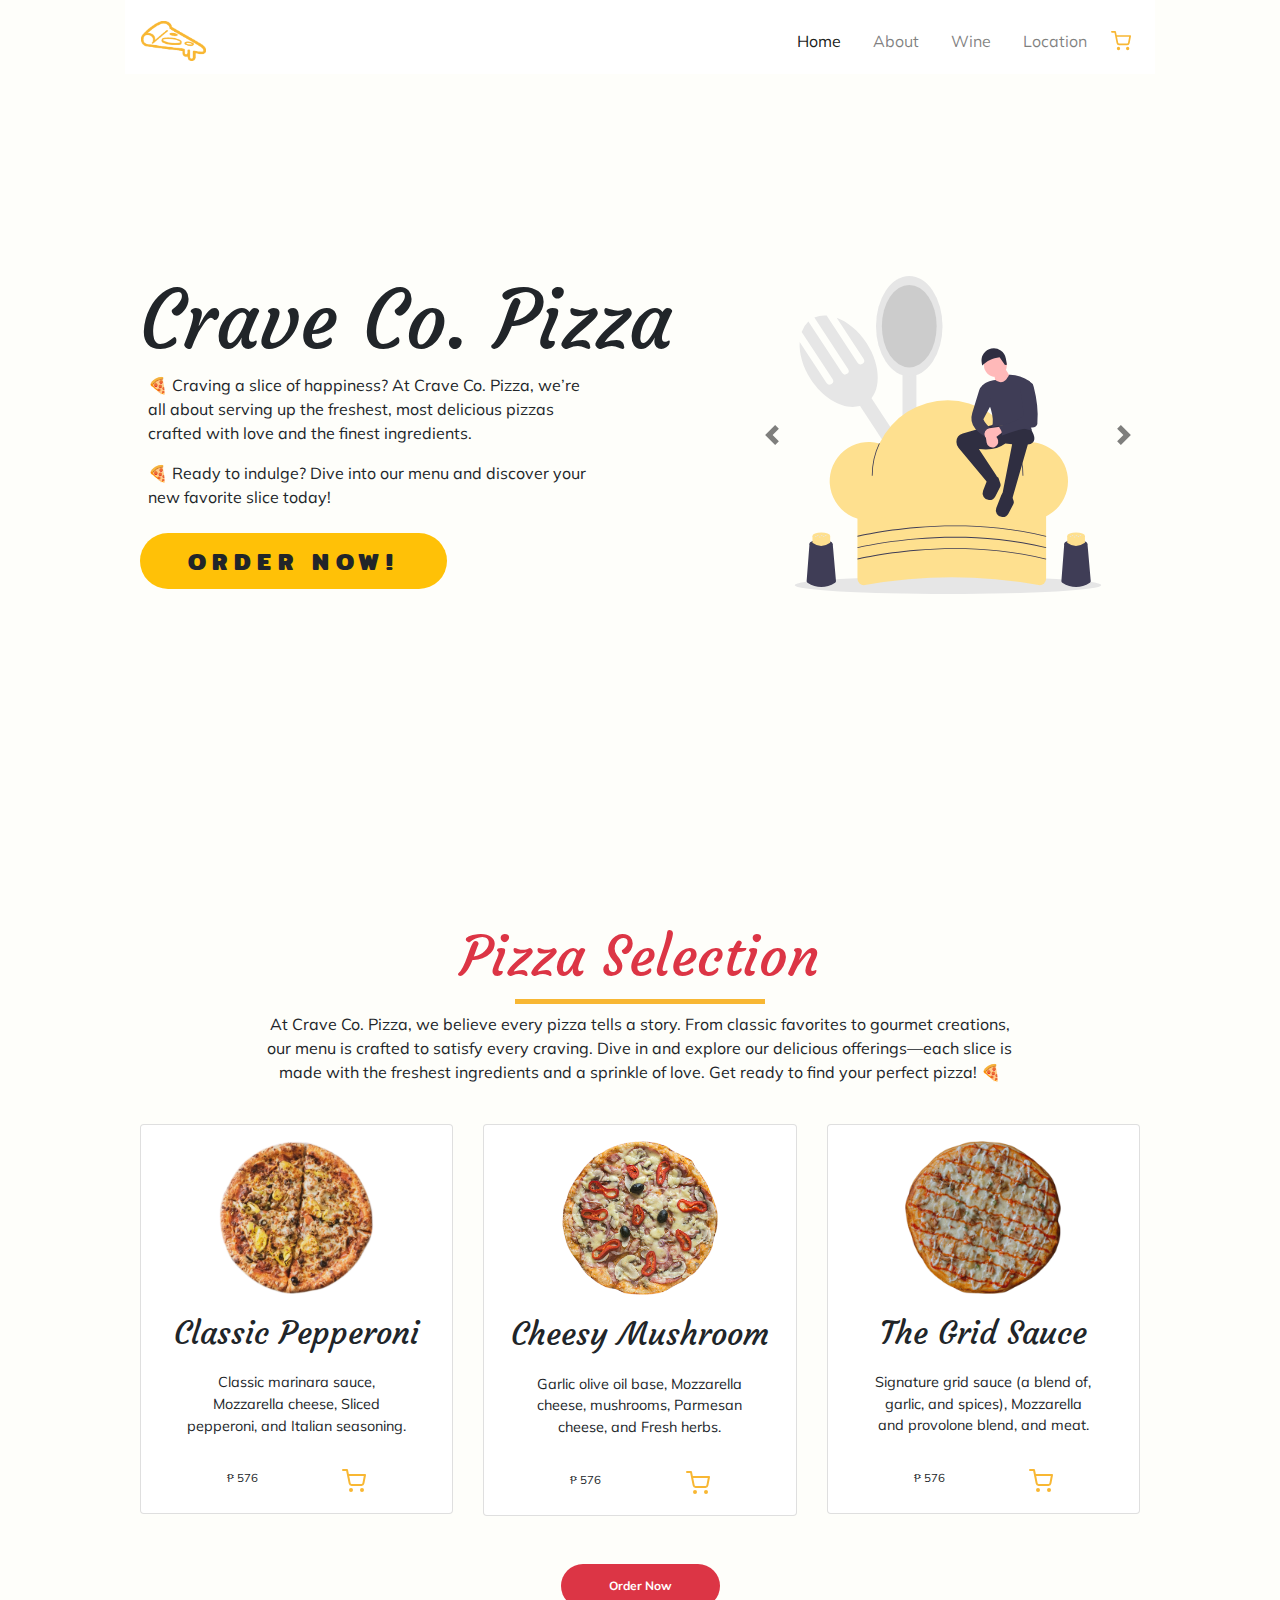
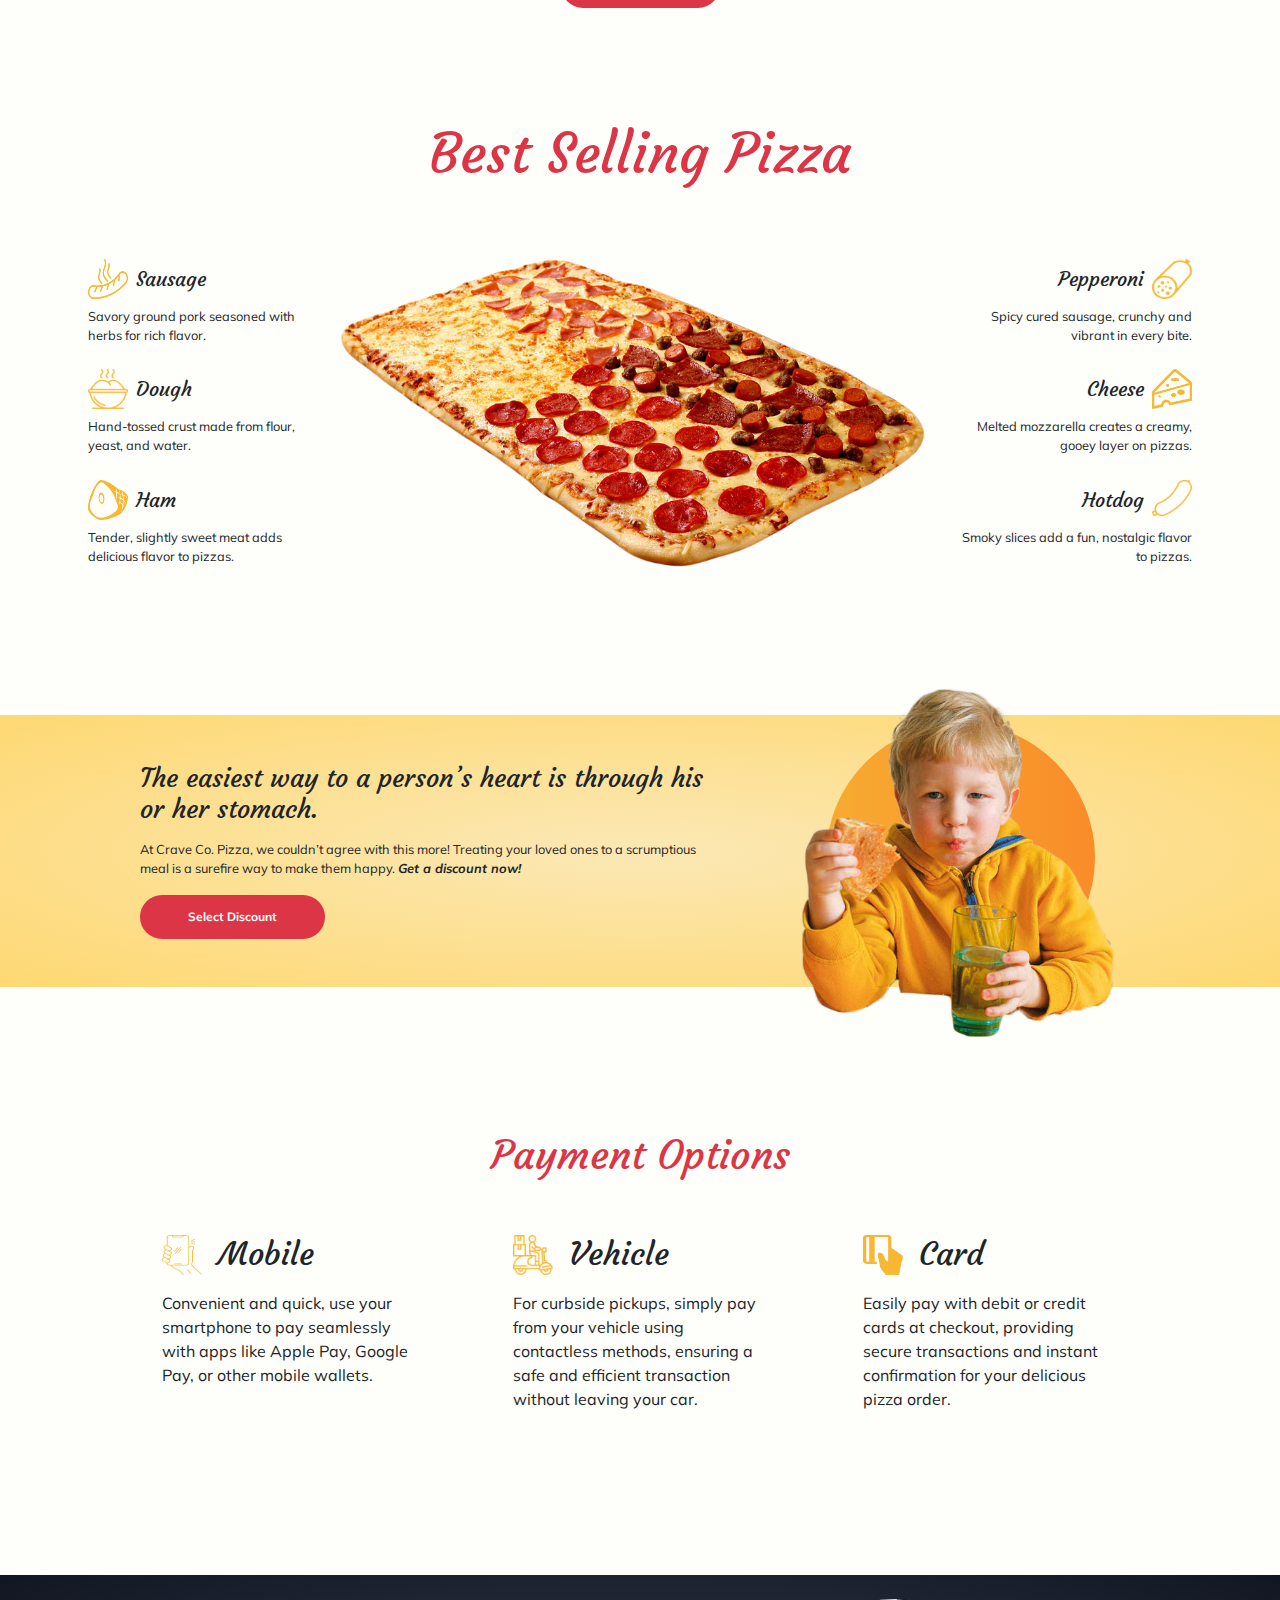
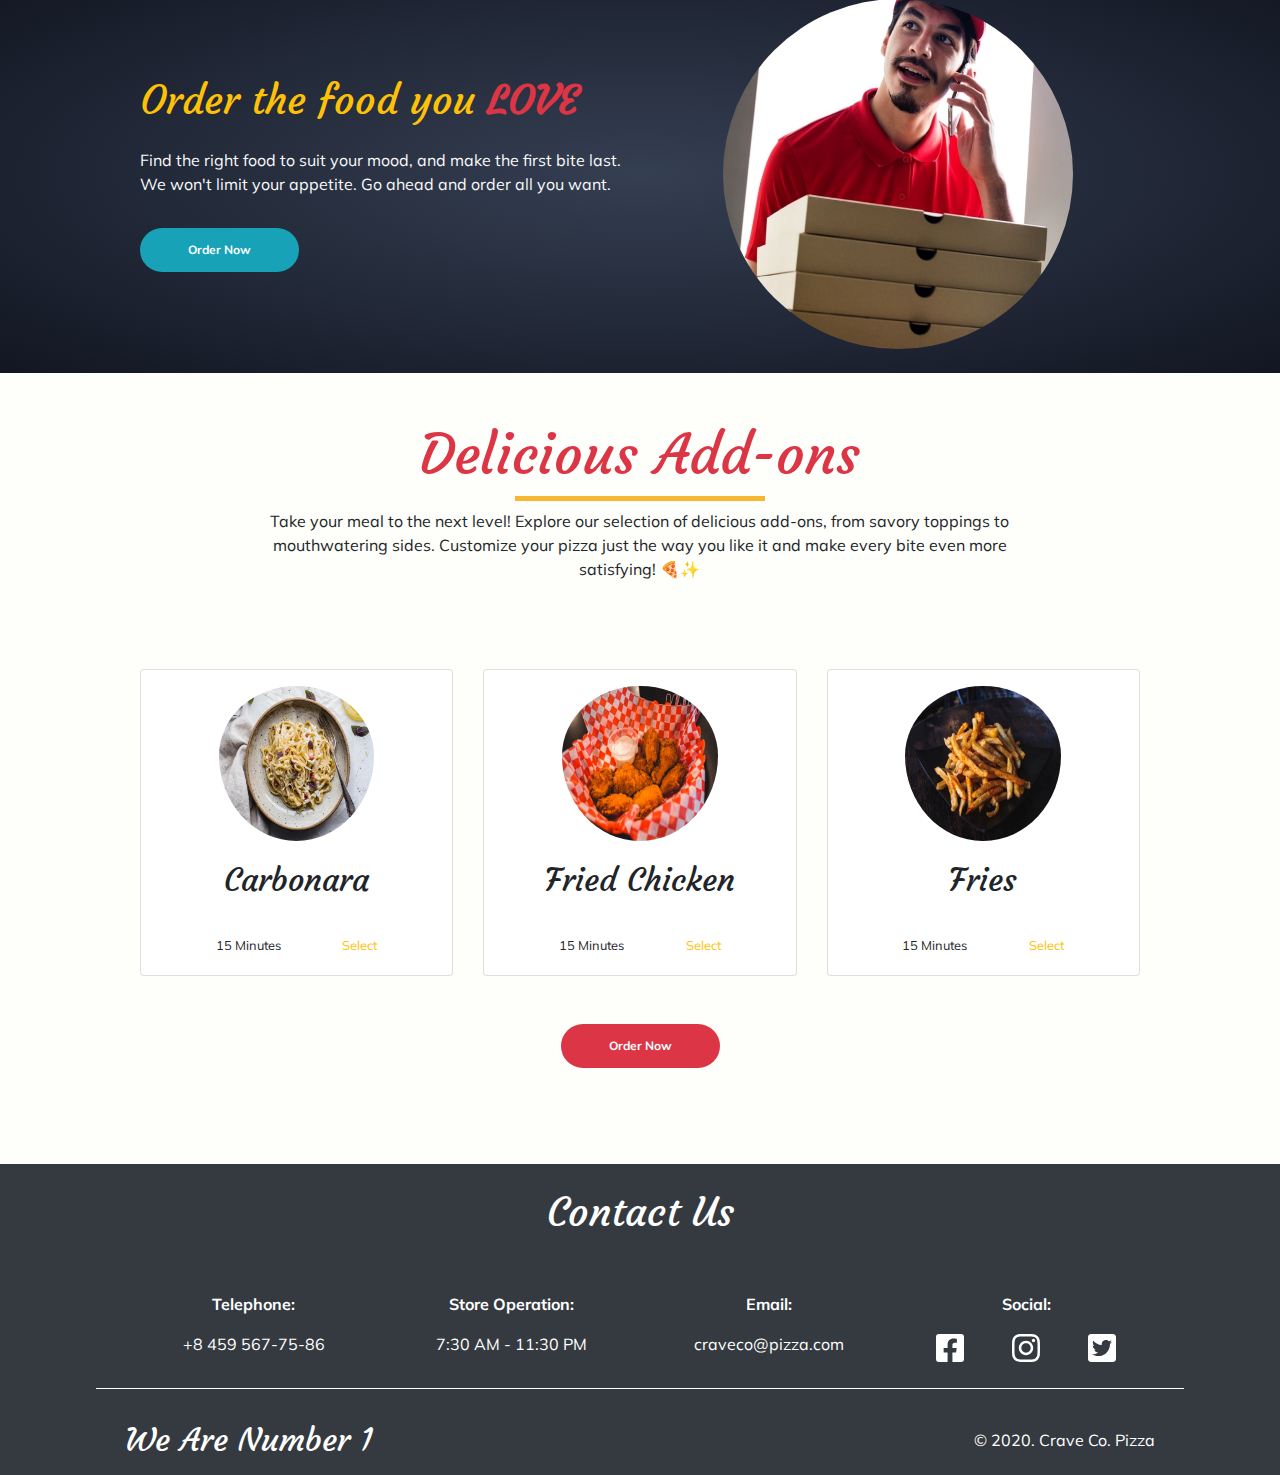
<file: index.html>
<!DOCTYPE html>
<html lang="en">
	<head>
		<meta charset="UTF-8" />
		<title>Pizza Shop</title>
		<meta name="viewport" content="width=device-width, initial-scale=1.0" />

		<!-- Main Css -->
		<link rel="stylesheet" href="./css/main.css" />

		<!-- Bootstrap CSS -->
		<link rel="stylesheet" href="./css/bootstrap.min.css" />

		<!-- Fontawesome -->
		<script src="./js/all.js"></script>

		<!-- Google Fonts -->
		<link
			href="https://fonts.googleapis.com/css2?family=Mitr:wght@500&display=swap"
			rel="stylesheet"
		/>
		<link
			href="https://fonts.googleapis.com/css2?family=Muli&display=swap"
			rel="stylesheet"
		/>
		<link
			href="https://fonts.googleapis.com/css2?family=Courgette&display=swap"
			rel="stylesheet"
		/>

		<!-- favicons
  ================================================== -->
		<link rel="apple-touch-icon" sizes="200x200" href="./images/logo-222.png" />
		<link
			rel="icon"
			type="image/png"
			sizes="32x32"
			href="./images/logo-222.png"
		/>
		<link
			rel="icon"
			type="image/png"
			sizes="16x16"
			href="./images/logo-222.png"
		/>
	</head>

	<body>
		<!-- HERE -->
		<div class="limited-container mx-auto mb-5">
			<!-- Header -->
			<header>
				<!-- Navigation -->
				<nav class="navbar navbar-expand-md navbar-light pt-3 sticky-top">
					<a href="index.html" class="navbar-brand">
						<img src="./images/logo-222.png" alt="Crave Co. Pizza" />
					</a>

					<button
						class="navbar-toggler"
						data-toggle="collapse"
						data-target="#navbarMenu"
					>
						<span class="navbar-toggler-icon"></span>
					</button>

					<div class="collapse navbar-collapse pr-2" id="navbarMenu">
						<ul class="navbar-nav ml-auto">
							<li class="nav-item pr-3">
								<a href="index.html" class="nav-link active">Home</a>
							</li>
							<li class="nav-item pr-3">
								<a href="about.html" class="nav-link">About</a>
							</li>
							<li class="nav-item pr-3">
								<a href="wine.html" class="nav-link">Wine</a>
							</li>
							<li class="nav-item pr-3">
								<a href="location.html" class="nav-link">Location</a>
							</li>
							<li class="nav-item d-flex">
								<img
									src="./images/shopping-cart.svg"
									alt="Items"
									class="my-auto"
								/>
							</li>
						</ul>
					</div>
				</nav>

				<!-- Showcase -->
				<div class="container-fluid">
					<div class="row showcase">
						<!-- Text -->
						<div
							class="col-xs-12 col-sm-7 showcase-text my-auto pb-5 pt-5 pb-sm-0 pt-sm-0"
						>
							<h1 class="m-0">Crave Co. Pizza</h1>
							<div class="col-lg-10 col-12 pl-2 mb-4 mt-1">
								<p>
									🍕 Craving a slice of happiness? At Crave Co. Pizza, we’re all
									about serving up the freshest, most delicious pizzas crafted
									with love and the finest ingredients.
								</p>

								<p>
									🍕 Ready to indulge? Dive into our menu and discover your new
									favorite slice today!
								</p>
							</div>
							<h2>
								<a href="#" class="badge badge-pill badge-warning px-5 py-3">
									ORDER NOW!
								</a>
							</h2>
						</div>

						<!-- Carousel -->
						<div class="col-xs-12 col-md-5 col-sm-5 my-auto mr-0 pr-0">
							<div
								id="carouselExampleIndicators"
								class="carousel slide"
								data-ride="carousel"
							>
								<!-- Carousel Indicators -->
								<!-- <ul class="carousel-indicators">
                <li
                  data-target="#carouselExampleIndicators"
                  data-slide-to="0"
                  class="active"
                ></li>
                <li
                  data-target="#carouselExampleIndicators"
                  data-slide-to="1"
                ></li>
                <li
                  data-target="#carouselExampleIndicators"
                  data-slide-to="2"
                ></li>
              </ul> -->

								<!-- Carousel Images -->
								<div class="carousel-inner">
									<div class="carousel-item active">
										<img
											src="./images/carousel-images/cook.svg"
											class="d-block w-100"
											alt="..."
										/>
									</div>
									<div class="carousel-item">
										<img
											src="./images/carousel-images/share.svg"
											class="d-block w-100"
											alt="..."
										/>
									</div>
									<div class="carousel-item">
										<img
											src="./images/carousel-images/g.svg"
											class="d-block w-100"
											alt="..."
										/>
									</div>
								</div>

								<!-- Carousel Controls -->
								<a
									class="carousel-control-prev"
									href="#carouselExampleIndicators"
									role="button"
									data-slide="prev"
								>
									<span
										class="carousel-control-prev-icon"
										aria-hidden="true"
									></span>
									<span class="sr-only">Previous</span>
								</a>
								<a
									class="carousel-control-next"
									href="#carouselExampleIndicators"
									role="button"
									data-slide="next"
								>
									<span
										class="carousel-control-next-icon"
										aria-hidden="true"
									></span>
									<span class="sr-only">Next</span>
								</a>
							</div>
						</div>
					</div>
				</div>
			</header>
		</div>

		<!-- Main -->
		<main class="pb-5">
			<!-- 3 Pizzas -->
			<div class="container-fluid pb-5">
				<!-- Pizza Selection Description -->
				<div class="col-sm-8 col-xs-12 mx-auto">
					<h1 class="display-4 text-center text-danger">Pizza Selection</h1>
					<div class="underline mb-2 mx-auto"></div>
					<p class="text-center pb-4 px-4">
						At Crave Co. Pizza, we believe every pizza tells a story. From
						classic favorites to gourmet creations, our menu is crafted to
						satisfy every craving. Dive in and explore our delicious
						offerings—each slice is made with the freshest ingredients and a
						sprinkle of love. Get ready to find your perfect pizza! 🍕
					</p>
				</div>

				<!-- Pizza Selection -->
				<div class="row limited-container pizza-selection-container mx-auto">
					<div class="col-md-4">
						<div class="card text-center mx-auto">
							<img
								src="./images/pizza/pizza-1.png"
								alt="Classic Pepperoni"
								class="card-img-top img-fluid align-self-center pt-3"
							/>

							<div class="card-body">
								<h2 class="card-title pb-2">Classic Pepperoni</h2>
								<p
									class="card-text text-center px-lg-4 px-md-3 px-sm-4 px-4 pb-3"
								>
									Classic marinara sauce, Mozzarella cheese, Sliced pepperoni,
									and Italian seasoning.
								</p>
								<p class="card-text d-flex justify-content-around px-4">
									<small>&#8369; 576</small>
									<small
										><a href="#"
											><img src="./images/shopping-cart.svg" alt="Items" /></a
									></small>
								</p>
							</div>
						</div>
					</div>

					<div class="col-md-4 my-4 my-sm-5 my-md-0">
						<div class="card text-center mx-auto">
							<img
								src="./images/pizza/pizza-2.png"
								alt="Cheesy Mushroom"
								class="card-img-top img-fluid align-self-center pt-3"
							/>

							<div class="card-body">
								<h2 class="card-title pb-2">Cheesy Mushroom</h2>
								<p
									class="card-text text-center px-lg-4 px-md-3 px-sm-4 px-4 pb-3"
								>
									Garlic olive oil base, Mozzarella cheese, mushrooms, Parmesan
									cheese, and Fresh herbs.
								</p>
								<p class="card-text d-flex justify-content-around px-4">
									<small>&#8369; 576</small>
									<small
										><a href="#"
											><img src="./images/shopping-cart.svg" alt="Items" /></a
									></small>
								</p>
							</div>
						</div>
					</div>

					<div class="col-md-4">
						<div class="card text-center mx-auto">
							<img
								src="./images/pizza/pizza-3.png"
								alt="The Grid Sauce"
								class="card-img-top img-fluid align-self-center pt-3"
							/>

							<div class="card-body">
								<h2 class="card-title pb-2">The Grid Sauce</h2>
								<p class="card-text text-center px-lg-4 px-sm-4 px-4 px-3 pb-3">
									Signature grid sauce (a blend of, garlic, and spices),
									Mozzarella and provolone blend, and meat.
								</p>
								<p class="card-text d-flex justify-content-around px-4">
									<small>&#8369; 576</small>
									<small>
										<a href="#">
											<img src="./images/shopping-cart.svg" alt="Items" /></a
									></small>
								</p>
							</div>
						</div>
					</div>
				</div>

				<div class="col text-center my-5">
					<a href="#" class="badge badge-pill badge-danger px-5 py-3"
						>Order Now</a
					>
				</div>
			</div>

			<!-- Main Pizza -->
			<div class="container-fluid pt-3 pb-5 mb-5">
				<h1 class="display-4 text-center text-danger pb-3">
					Best Selling Pizza
				</h1>
				<div class="row pt-5 main-pizza-container mx-auto">
					<!-- First Ingredients -->
					<div class="col-3 pl-md-5 pl-xs-1">
						<div class="d-flex justify-content-start">
							<img
								src="./images/pizza/main/sausage.png"
								alt="Sausage"
								class="icon mr-2"
							/>
							<h5 class="d-inline my-auto">Sausage</h5>
						</div>
						<small class="text-left d-block pt-2 pb-4">
							Savory ground pork seasoned with herbs for rich flavor.
						</small>

						<div class="d-flex justify-content-start">
							<img
								src="./images/pizza/main/dough.png"
								alt="Dough"
								class="icon mr-2"
							/>
							<h5 class="d-inline my-auto">Dough</h5>
						</div>
						<small class="text-left d-block pt-2 pb-4">
							Hand-tossed crust made from flour, yeast, and water.
						</small>

						<div class="d-flex justify-content-start">
							<img
								src="./images/pizza/main/ham.png"
								alt="Ham"
								class="icon mr-2"
							/>
							<h5 class="d-inline my-auto">Ham</h5>
						</div>
						<small class="text-left d-block pt-2">
							Tender, slightly sweet meat adds delicious flavor to pizzas.
						</small>
					</div>
					<!-- Main Pizza Image -->
					<div class="col-6 pl-0 d-flex">
						<img
							src="./images/pizza/main/main-pizza.png"
							alt="Main Pizza"
							class="img-fluid my-auto main-pizza-img"
						/>
					</div>

					<!-- Second Ingredients -->
					<div class="col-3 pr-md-5 pr-xs-1 text-md-right">
						<div class="d-flex justify-content-end">
							<h5 class="d-inline my-auto">Pepperoni</h5>
							<img
								src="./images/pizza/main/pepperoni.png"
								alt="Pepperoni"
								class="icon ml-2"
							/>
						</div>
						<small class="text-left d-block pt-2 pb-4 text-right">
							Spicy cured sausage, crunchy and vibrant in every bite.
						</small>

						<div class="d-flex justify-content-end">
							<h5 class="d-inline my-auto">Cheese</h5>
							<img
								src="./images/pizza/main/cheese.png"
								alt="Cheese"
								class="icon ml-2"
							/>
						</div>
						<small class="text-left d-block pt-2 pb-4 text-right">
							Melted mozzarella creates a creamy, gooey layer on pizzas.
						</small>

						<div class="d-flex justify-content-end">
							<h5 class="d-inline my-auto">Hotdog</h5>

							<img
								src="./images/pizza/main/hotdog.png"
								alt="Hotdog"
								class="icon ml-2"
							/>
						</div>

						<small class="text-left d-block pt-2 text-right">
							Smoky slices add a fun, nostalgic flavor to pizzas.
						</small>
					</div>
				</div>
			</div>

			<!-- Member Discount -->
			<div class="container-fluid mx-0 discount-container mb-5">
				<div class="row limited-container mx-auto py-sm-5 py-3">
					<!-- Text -->
					<div class="col-md-7 my-auto inner-limited-container">
						<h1>
							The easiest way to a person’s heart is through his or her stomach.
						</h1>
						<p class="py-2 mb-2">
							At Crave Co. Pizza, we couldn’t agree with this more! Treating
							your loved ones to a scrumptious meal is a surefire way to make
							them happy. <b><i>Get a discount now!</i></b>
						</p>

						<a href="#" class="badge badge-pill badge-danger px-5 py-3"
							>Select Discount</a
						>
					</div>

					<!-- Image -->
					<div
						class="col-md-5 mt-sm5 justify-content-center text-center pr-0 discount-image-wrapper"
					>
						<img src="./images/eating-pizza.png" alt="Eating Pizza" />
					</div>
				</div>
			</div>

			<!-- Payment Options -->
			<div class="container-fluid text-center py-5">
				<h1 class="py-5 text-danger">Payment Options</h1>
				<div
					class="row payment-container limited-container mx-auto px-sm-4 d-flex justify-content-between"
				>
					<div class="col-sm-4 px-md-5 px-sm-4 text-left">
						<div class="h-25% d-flex align-items-center">
							<img
								src="./images/delivery/mobile.png"
								alt="Mobile"
								class="icon"
							/>
							<h2 class="d-inline mb-0 pl-3">Mobile</h2>
						</div>
						<p class="pt-3">
							Convenient and quick, use your smartphone to pay seamlessly with
							apps like Apple Pay, Google Pay, or other mobile wallets.
						</p>
					</div>

					<div class="col-sm-4 px-md-5 px-sm-4 py-sm-0 py-4 text-left">
						<div class="h-25% d-flex align-items-center">
							<img
								src="./images/delivery/motorcycle.png"
								alt="Vehicle"
								class="icon"
							/>
							<h2 class="d-inline mb-0 pl-3">Vehicle</h2>
						</div>
						<p class="pt-3">
							For curbside pickups, simply pay from your vehicle using
							contactless methods, ensuring a safe and efficient transaction
							without leaving your car.
						</p>
					</div>

					<div class="col-sm-4 px-md-5 px-sm-4 text-left">
						<div class="h-25% d-flex align-items-center">
							<img src="./images/delivery/card.png" alt="Card" class="icon" />
							<h2 class="d-inline mb-0 pl-3">Card</h2>
						</div>
						<p class="pt-3">
							Easily pay with debit or credit cards at checkout, providing
							secure transactions and instant confirmation for your delicious
							pizza order.
						</p>
					</div>
				</div>
			</div>

			<!-- Delivery -->
			<div class="container-fluid delivery-container py-4 py-sm-5 py-lg-4 mb-5">
				<div class="row limited-container mx-auto">
					<!-- Text -->
					<div class="col-md-6 my-auto inner-limited-container">
						<h1 class="text-warning">
							Order the food you
							<span class="text-danger font-weight-bold">LOVE</span>
						</h1>
						<p class="py-3 text-light">
							Find the right food to suit your mood, and make the first bite
							last. We won't limit your appetite. Go ahead and order all you
							want.
						</p>
						<a href="#" class="badge badge-pill badge-info px-5 py-3"
							>Order Now</a
						>
					</div>
					<!-- Image -->
					<div class="col-md-6 text-center pt-5 pt-sm-5 pt-md-0">
						<img
							src="./images/delivery-man11.jpg"
							alt="Delivery Man"
							class="img-fluid rounded-circle"
						/>
					</div>
				</div>
			</div>

			<!-- Side Dish -->
			<div class="container-fluid side-dish-container">
				<!-- Pizza Selection Description -->
				<div class="col-sm-8 col-xs-12 mx-auto">
					<h1 class="display-4 text-center text-danger">Delicious Add-ons</h1>
					<div class="underline mb-2 mx-auto"></div>
					<p class="text-center pb-4 px-4">
						Take your meal to the next level! Explore our selection of delicious
						add-ons, from savory toppings to mouthwatering sides. Customize your
						pizza just the way you like it and make every bite even more
						satisfying! 🍕✨
					</p>
				</div>

				<div class="row limited-container pt-5 mx-auto">
					<div class="col-sm-4">
						<div class="card text-center mx-auto">
							<img
								src="./images/side-dish/carbonara.jpg"
								alt="Fries"
								class="card-img-top img-fluid rounded-circle w-50 align-self-center pt-3"
							/>

							<div class="card-body">
								<h2 class="card-title pb-4">Carbonara</h2>
								<p
									class="card-text d-flex justify-content-around px-md-4 px-xs-0"
								>
									<small>15 Minutes</small>
									<small><a href="#" class="text-warning">Select</a></small>
								</p>
							</div>
						</div>
					</div>

					<div class="col-sm-4 my-xs-5 my-sm-0 my-4">
						<div class="card text-center mx-auto">
							<img
								src="./images/side-dish/fried-chicken.jpg"
								alt="Fries"
								class="card-img-top img-fluid rounded-circle w-50 align-self-center pt-3"
							/>

							<div class="card-body">
								<h2 class="card-title pb-4">Fried Chicken</h2>
								<p
									class="card-text d-flex justify-content-around px-md-4 px-xs-0"
								>
									<small>15 Minutes</small>
									<small><a href="#" class="text-warning">Select</a></small>
								</p>
							</div>
						</div>
					</div>

					<div class="col-sm-4">
						<div class="card text-center mx-auto">
							<img
								src="./images/side-dish/fries.jpg"
								alt="Fries"
								class="card-img-top img-fluid rounded-circle w-50 align-self-center pt-3"
							/>

							<div class="card-body">
								<h2 class="card-title pb-4">Fries</h2>
								<p
									class="card-text d-flex justify-content-around px-md-4 px-xs-0"
								>
									<small>15 Minutes</small>
									<small><a href="#" class="text-warning">Select</a></small>
								</p>
							</div>
						</div>
					</div>
				</div>
			</div>

			<div class="col text-center my-5">
				<a href="#" class="badge badge-pill badge-danger px-5 py-3"
					>Order Now</a
				>
			</div>
		</main>

		<!-- Footer -->
		<footer class="bg-dark text-white">
			<div class="container-fluid">
				<h1 class="text-center p-4">Contact Us</h1>
				<div class="row limited-container mx-auto pt-4">
					<div class="col-md-3 col-sm-6 text-center">
						<strong>Telephone:</strong>
						<p class="pt-3">+8 459 567-75-86</p>
					</div>

					<div class="col-md-3 col-sm-6 pt-md-0 pt-4 text-center">
						<strong>Store Operation:</strong>
						<p class="pt-3">7:30 AM - 11:30 PM</p>
					</div>

					<div class="col-md-3 col-sm-6 pt-4 pt-sm-4 pt-md-0 text-center">
						<strong>Email:</strong>
						<p class="pt-3">craveco@pizza.com</p>
					</div>

					<div class="col-md-3 col-sm-6 pt-4 pt-sm-4 pt-md-0 text-center">
						<strong>Social:</strong>
						<div class="social d-flex justify-content-around pt-3">
							<i class="fab fa-facebook-square"></i>
							<i class="fab fa-instagram"></i>
							<i class="fab fa-twitter-square"></i>
						</div>
					</div>
				</div>
			</div>

			<hr class="hr mx-auto" />

			<div class="container-fluid py-3 px-5">
				<div class="limited-container d-flex align-items-center mx-auto">
					<h2 class="mb-0">We Are Number 1</h2>
					<p class="ml-auto mb-0">&copy; 2020. Crave Co. Pizza</p>
				</div>
			</div>
		</footer>
		<!-- jQuery -->
		<script src="./js/jquery-3.4.1.min.js"></script>
		<!-- Bootstrap JS -->
		<script src="./js/bootstrap.min.js"></script>
	</body>
</html>
</file>
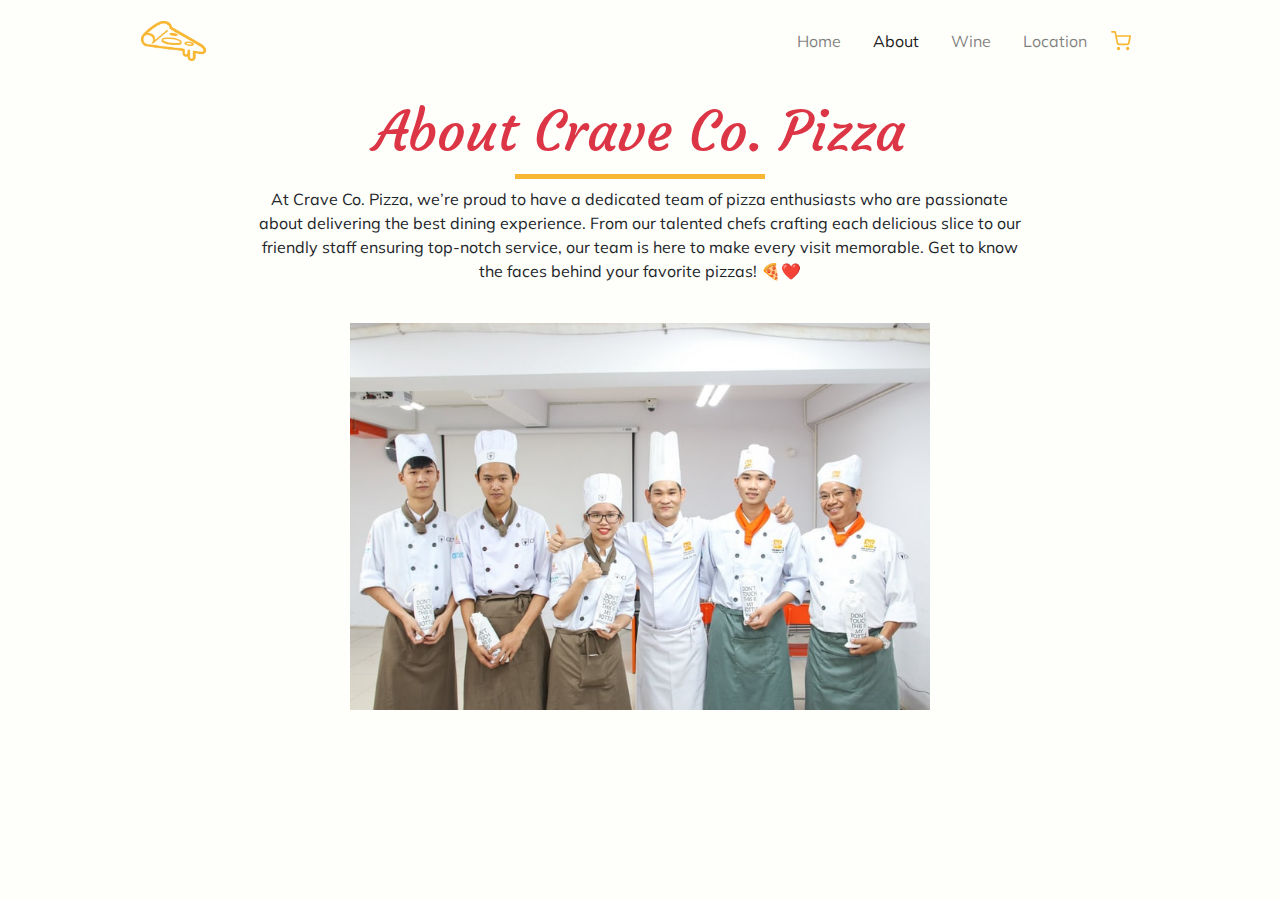
<file: about.html>
<!DOCTYPE html>
<html lang="en">
	<head>
		<meta charset="UTF-8" />
		<title>Pizza Shop</title>
		<meta name="viewport" content="width=device-width, initial-scale=1.0" />

		<!-- About CSS -->
		<link rel="stylesheet" href="./css/about.css" />

		<!-- Bootstrap CSS -->
		<link rel="stylesheet" href="./css/bootstrap.min.css" />

		<!-- Fontawesome -->
		<script src="./js/all.js"></script>

		<!-- Google Fonts -->
		<link
			href="https://fonts.googleapis.com/css2?family=Muli&display=swap"
			rel="stylesheet"
		/>
		<link
			href="https://fonts.googleapis.com/css2?family=Courgette&display=swap"
			rel="stylesheet"
		/>

		<!-- favicons
    ================================================== -->
		<link rel="apple-touch-icon" sizes="200x200" href="./images/logo-222.png" />
		<link
			rel="icon"
			type="image/png"
			sizes="32x32"
			href="./images/logo-222.png"
		/>
		<link
			rel="icon"
			type="image/png"
			sizes="16x16"
			href="./images/logo-222.png"
		/>
	</head>

	<body>
		<div class="limited-container mx-auto mb-4">
			<header>
				<!-- Navigation -->
				<nav class="navbar navbar-expand-md navbar-light pt-3 sticky-top">
					<a href="index.html" class="navbar-brand">
						<img src="./images/logo-222.png" alt="Crave Co. Pizza" />
					</a>

					<button
						class="navbar-toggler"
						data-toggle="collapse"
						data-target="#navbarMenu"
					>
						<span class="navbar-toggler-icon"></span>
					</button>

					<div class="collapse navbar-collapse pr-2" id="navbarMenu">
						<ul class="navbar-nav ml-auto">
							<li class="nav-item pr-3">
								<a href="index.html" class="nav-link">Home</a>
							</li>
							<li class="nav-item pr-3">
								<a href="about.html" class="nav-link active">About</a>
							</li>
							<li class="nav-item pr-3">
								<a href="wine.html" class="nav-link">Wine</a>
							</li>
							<li class="nav-item pr-3">
								<a href="location.html" class="nav-link">Location</a>
							</li>
							<li class="nav-item d-flex">
								<img
									src="./images/shopping-cart.svg"
									alt="Items"
									class="my-auto"
								/>
							</li>
						</ul>
					</div>
				</nav>
			</header>
		</div>

		<!-- Main -->
		<main>
			<div class="container-fluid">
				<div class="showcase">
					<div class="row">
						<div class="col-sm-8 col-xs-12 mx-auto">
							<h1 class="display-4 text-center text-danger">
								About Crave Co. Pizza
							</h1>
							<div class="underline mb-2 mx-auto"></div>
							<p class="text-center pb-4 px-4">
								At Crave Co. Pizza, we’re proud to have a dedicated team of
								pizza enthusiasts who are passionate about delivering the best
								dining experience. From our talented chefs crafting each
								delicious slice to our friendly staff ensuring top-notch
								service, our team is here to make every visit memorable. Get to
								know the faces behind your favorite pizzas! 🍕❤️
							</p>
						</div>
					</div>

					<div class="row">
						<div class="col-8 text-center mx-auto">
							<img src="./images/about/team.jpg" alt="Team" class="img-fluid" />
						</div>
						<!-- <div class="col-lg-3 col-md-3 col-xs-6 col-12"></div>
            <div class="col-lg-3 col-md-3 col-xs-6 col-12"></div>
            <div class="col-lg-3 col-md-3 col-xs-6 col-12"></div>
            <div class="col-lg-3 col-md-3 col-xs-6 col-12"></div> -->
					</div>
				</div>
			</div>
		</main>

		<!-- jQuery -->
		<script src="./js/jquery-3.4.1.min.js"></script>
		<!-- Bootstrap JS -->
		<script src="./js/bootstrap.min.js"></script>
	</body>
</html>
</file>
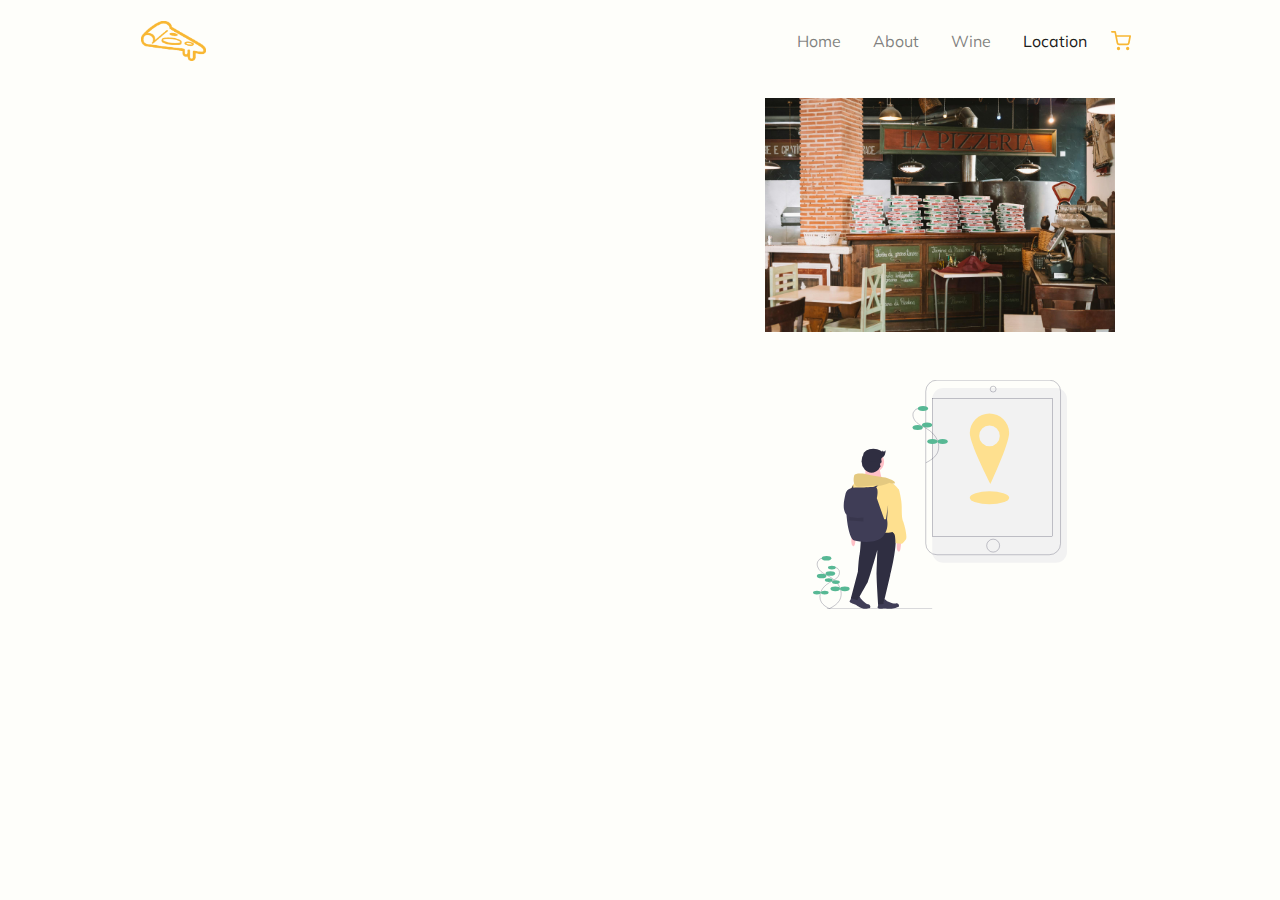
<file: location.html>
<!DOCTYPE html>
<html lang="en">
	<head>
		<meta charset="UTF-8" />
		<title>Pizza Shop</title>
		<meta name="viewport" content="width=device-width, initial-scale=1.0" />

		<!-- Location CSS -->
		<link rel="stylesheet" href="./css/location.css" />

		<!-- Bootstrap CSS -->
		<link rel="stylesheet" href="./css/bootstrap.min.css" />

		<!-- Fontawesome -->
		<script src="./js/all.js"></script>

		<!-- Google Fonts -->
		<link
			href="https://fonts.googleapis.com/css2?family=Muli&display=swap"
			rel="stylesheet"
		/>
		<link
			href="https://fonts.googleapis.com/css2?family=Courgette&display=swap"
			rel="stylesheet"
		/>

		<!-- favicons
  ================================================== -->
		<link rel="apple-touch-icon" sizes="200x200" href="./images/logo-222.png" />
		<link
			rel="icon"
			type="image/png"
			sizes="32x32"
			href="./images/logo-222.png"
		/>
		<link
			rel="icon"
			type="image/png"
			sizes="16x16"
			href="./images/logo-222.png"
		/>
	</head>

	<body>
		<div class="limited-container mx-auto mb-4">
			<header>
				<!-- Navigation -->
				<nav class="navbar navbar-expand-md navbar-light pt-3 sticky-top">
					<a href="index.html" class="navbar-brand">
						<img src="./images/logo-222.png" alt="Crave Co. Pizza" />
					</a>

					<button
						class="navbar-toggler"
						data-toggle="collapse"
						data-target="#navbarMenu"
					>
						<span class="navbar-toggler-icon"></span>
					</button>

					<div class="collapse navbar-collapse pr-2" id="navbarMenu">
						<ul class="navbar-nav ml-auto">
							<li class="nav-item pr-3">
								<a href="index.html" class="nav-link">Home</a>
							</li>
							<li class="nav-item pr-3">
								<a href="about.html" class="nav-link">About</a>
							</li>
							<li class="nav-item pr-3">
								<a href="wine.html" class="nav-link">Wine</a>
							</li>
							<li class="nav-item pr-3">
								<a href="location.html" class="nav-link active">Location</a>
							</li>
							<li class="nav-item d-flex">
								<img
									src="./images/shopping-cart.svg"
									alt="Items"
									class="my-auto"
								/>
							</li>
						</ul>
					</div>
				</nav>
			</header>
		</div>

		<!-- Main -->
		<main>
			<div class="container-fluid">
				<div class="row showcase mx-auto limited-container">
					<div
						class="google-map-container mb-5 col-md-7 col-sm-12 col-xs-12 col-12 embed-responsive embed-responsive-4by3"
					>
						<iframe
							src="https://www.google.com/maps/embed?pb=!1m18!1m12!1m3!1d62931.245233802794!2d123.84250326372333!3d9.663703843584367!2m3!1f0!2f0!3f0!3m2!1i1024!2i768!4f13.1!3m3!1m2!1s0x33aa4db4b0caac5d%3A0x267a3a6d70572321!2sTagbilaran%20City%2C%20Bohol!5e0!3m2!1sen!2sph!4v1587709074566!5m2!1sen!2sph"
							allowfullscreen
						></iframe>
					</div>

					<div class="col-md-5 col-sm-12 col-xs-12 col-12">
						<div class="row">
							<div class="col-12 text-center">
								<img
									src="./images/location/pizza.jpg"
									alt="Location"
									class="img-fluid"
								/>
							</div>
						</div>

						<div class="col-12 text-center">
							<img
								src="./images/location/see-location.svg"
								alt="Location"
								class="img-fluid p-5"
							/>
						</div>
					</div>
				</div>
			</div>
		</main>

		<!-- jQuery -->
		<script src="./js/jquery-3.4.1.min.js"></script>
		<!-- Bootstrap JS -->
		<script src="./js/bootstrap.min.js"></script>
	</body>
</html>
</file>
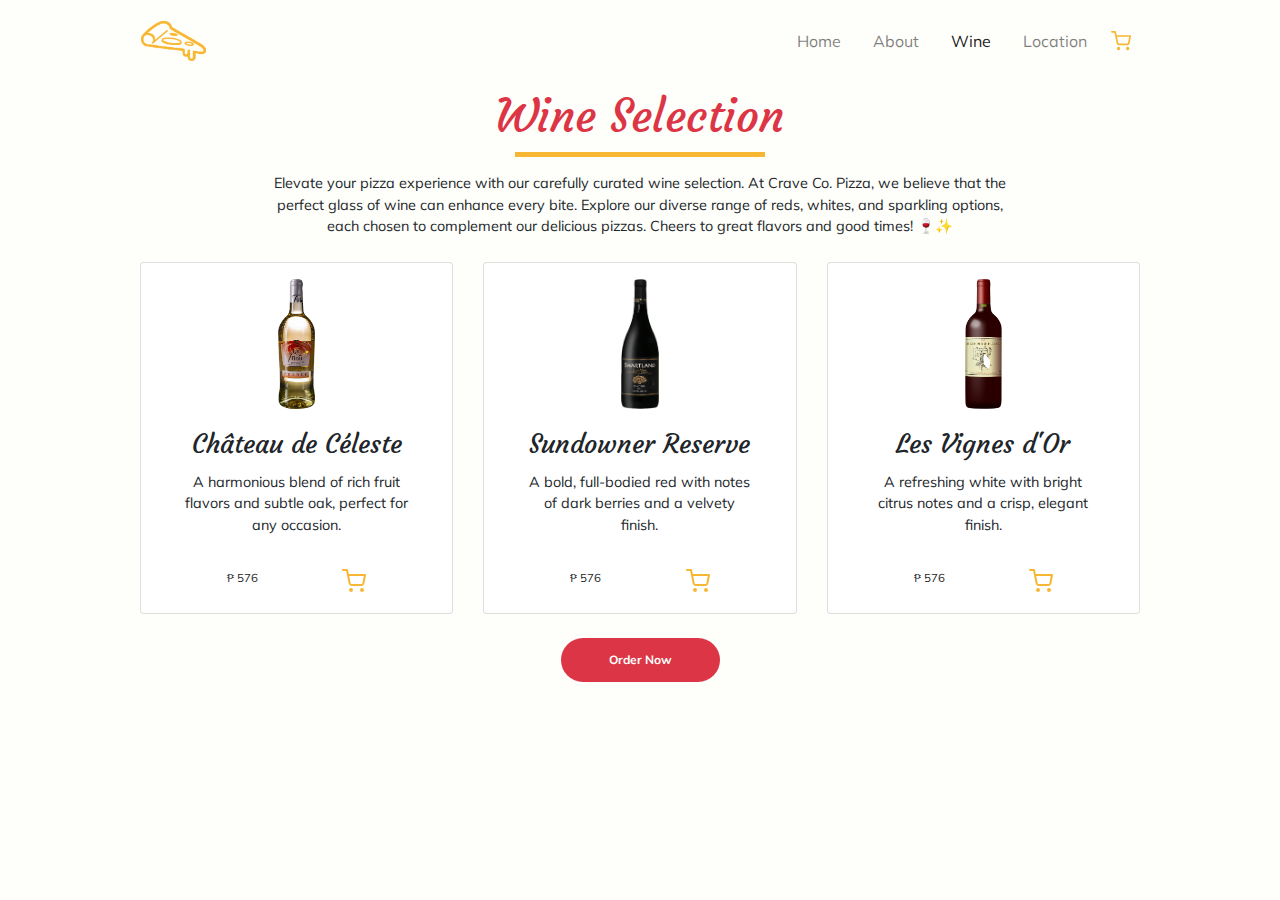
<file: wine.html>
<!DOCTYPE html>
<html lang="en">
	<head>
		<meta charset="UTF-8" />
		<title>Pizza Shop</title>
		<meta name="viewport" content="width=device-width, initial-scale=1.0" />

		<!-- Wine CSS -->
		<link rel="stylesheet" href="./css/wine.css" />

		<!-- Bootstrap CSS -->
		<link rel="stylesheet" href="./css/bootstrap.min.css" />

		<!-- Fontawesome -->
		<script src="./js/all.js"></script>

		<!-- Google Fonts -->
		<link
			href="https://fonts.googleapis.com/css2?family=Muli&display=swap"
			rel="stylesheet"
		/>
		<link
			href="https://fonts.googleapis.com/css2?family=Courgette&display=swap"
			rel="stylesheet"
		/>

		<!-- favicons
  ================================================== -->
		<link rel="apple-touch-icon" sizes="200x200" href="./images/logo-222.png" />
		<link
			rel="icon"
			type="image/png"
			sizes="32x32"
			href="./images/logo-222.png"
		/>
		<link
			rel="icon"
			type="image/png"
			sizes="16x16"
			href="./images/logo-222.png"
		/>
	</head>

	<body>
		<div class="limited-container mx-auto mb-3">
			<header>
				<!-- Navigation -->
				<nav class="navbar navbar-expand-md navbar-light pt-3 sticky-top">
					<a href="index.html" class="navbar-brand">
						<img src="./images/logo-222.png" alt="Crave Co. Pizza" />
					</a>

					<button
						class="navbar-toggler"
						data-toggle="collapse"
						data-target="#navbarMenu"
					>
						<span class="navbar-toggler-icon"></span>
					</button>

					<div class="collapse navbar-collapse pr-2" id="navbarMenu">
						<ul class="navbar-nav ml-auto">
							<li class="nav-item pr-3">
								<a href="index.html" class="nav-link">Home</a>
							</li>
							<li class="nav-item pr-3">
								<a href="about.html" class="nav-link">About</a>
							</li>
							<li class="nav-item pr-3">
								<a href="wine.html" class="nav-link active">Wine</a>
							</li>
							<li class="nav-item pr-3">
								<a href="location.html" class="nav-link">Location</a>
							</li>
							<li class="nav-item d-flex">
								<img
									src="./images/shopping-cart.svg"
									alt="Items"
									class="my-auto"
								/>
							</li>
						</ul>
					</div>
				</nav>
			</header>
		</div>

		<!-- Main -->
		<main>
			<div class="container-fluid wine-container">
				<div class="col-sm-8 col-xs-12 mx-auto">
					<h1 class="display-4 text-center text-danger">Wine Selection</h1>
					<div class="underline mb-3 mx-auto"></div>
					<p class="text-center mb-4 px-4">
						Elevate your pizza experience with our carefully curated wine
						selection. At Crave Co. Pizza, we believe that the perfect glass of
						wine can enhance every bite. Explore our diverse range of reds,
						whites, and sparkling options, each chosen to complement our
						delicious pizzas. Cheers to great flavors and good times! 🍷✨
					</p>
				</div>

				<!-- 3 Wines -->
				<div class="row limited-container mx-auto">
					<div class="col-md-4">
						<div class="card mx-auto">
							<img
								src="./images/wine/wine-1.png"
								alt="Château de Céleste"
								class="card-img-top img-fluid align-self-center pt-3"
							/>

							<div class="card-body">
								<h2 class="card-title text-center">Château de Céleste</h2>
								<p
									class="card-text text-center px-lg-4 px-md-3 px-sm-4 px-4 pb-3"
								>
									A harmonious blend of rich fruit flavors and subtle oak,
									perfect for any occasion.
								</p>

								<p class="card-text d-flex justify-content-around px-4">
									<small>&#8369; 576</small>
									<small
										><a href="#"
											><img src="./images/shopping-cart.svg" alt="Items" /></a
									></small>
								</p>
							</div>
						</div>
					</div>

					<div class="col-md-4 my-4 my-sm-5 my-md-0">
						<div class="card mx-auto">
							<img
								src="./images/wine/wine-2.png"
								alt="Sundowner Reserve"
								class="card-img-top middle-wine img-fluid align-self-center pt-3"
							/>

							<div class="card-body">
								<h2 class="card-title text-center">Sundowner Reserve</h2>
								<p
									class="card-text text-center px-lg-4 px-md-3 px-sm-4 px-4 pb-3"
								>
									A bold, full-bodied red with notes of dark berries and a
									velvety finish.
								</p>

								<p class="card-text d-flex justify-content-around px-4">
									<small>&#8369; 576</small>
									<small
										><a href="#"
											><img src="./images/shopping-cart.svg" alt="Items" /></a
									></small>
								</p>
							</div>
						</div>
					</div>

					<div class="col-md-4">
						<div class="card mx-auto">
							<img
								src="./images/wine/wine-3.png"
								alt="Les Vignes d'Or"
								class="card-img-top img-fluid align-self-center pt-3"
							/>

							<div class="card-body">
								<h2 class="card-title text-center">Les Vignes d'Or</h2>
								<p
									class="card-text text-center px-lg-4 px-md-3 px-sm-4 px-4 pb-3"
								>
									A refreshing white with bright citrus notes and a crisp,
									elegant finish.
								</p>

								<p class="card-text d-flex justify-content-around px-4">
									<small>&#8369; 576</small>
									<small
										><a href="#"
											><img src="./images/shopping-cart.svg" alt="Items" /></a
									></small>
								</p>
							</div>
						</div>
					</div>
				</div>

				<div class="col text-center mt-4 mb-4">
					<a href="#" class="badge badge-pill badge-danger px-5 py-3"
						>Order Now</a
					>
				</div>
			</div>
		</main>

		<!-- jQuery -->
		<script src="./js/jquery-3.4.1.min.js"></script>
		<!-- Bootstrap JS -->
		<script src="./js/bootstrap.min.js"></script>
	</body>
</html>
</file>
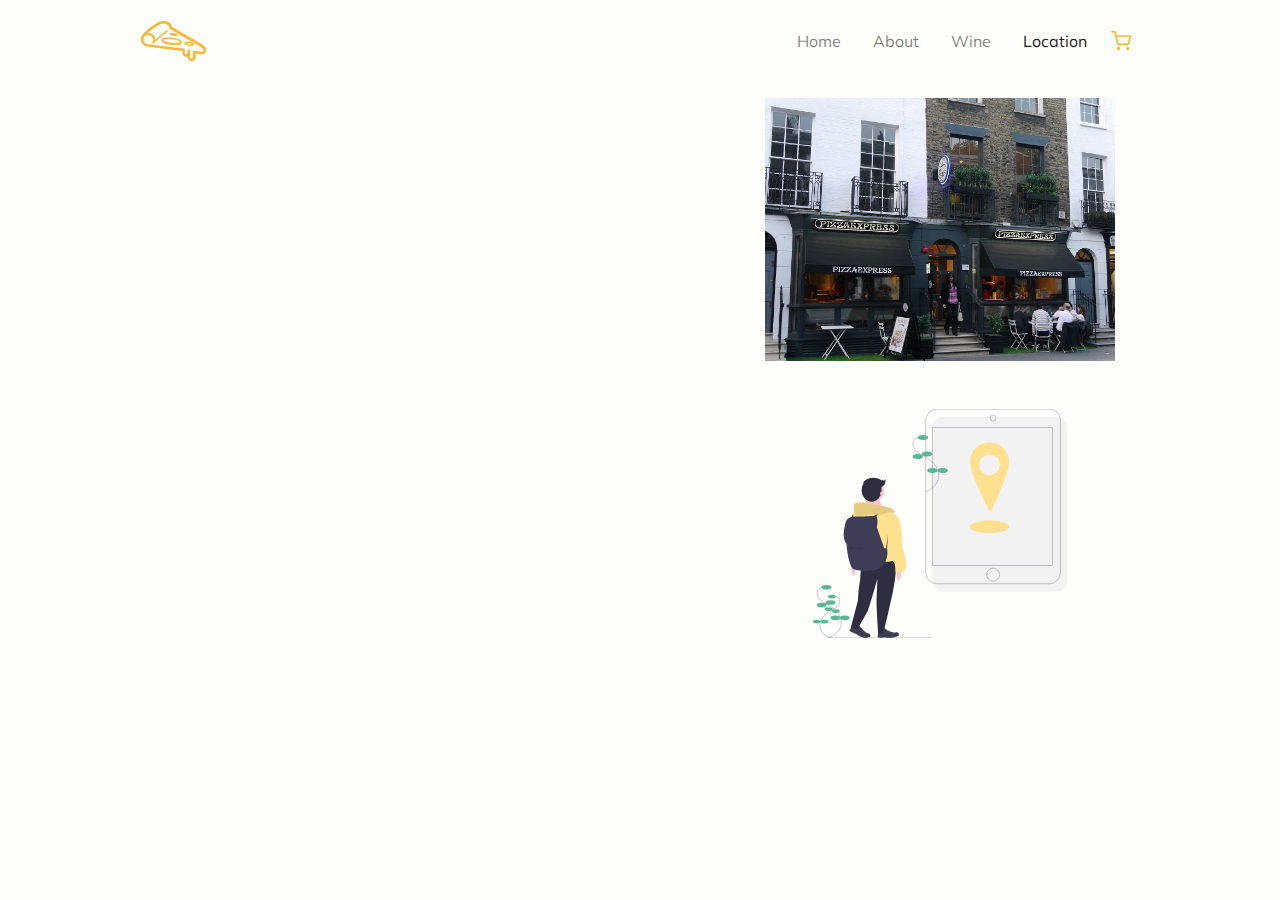
<file: src/location.html>
<!DOCTYPE html>
<html lang="en">
  <head>
    <meta charset="UTF-8" />
    <meta name="viewport" content="width=device-width, initial-scale=1.0" />
    <!-- Location CSS -->
    <link rel="stylesheet" href="../css/location.css" />
    <!-- Bootstrap CSS -->
    <link rel="stylesheet" href="../css/bootstrap.min.css" />
    <!-- Fontawesome -->
    <script src="../js/all.js"></script>
    <!-- Google Fonts -->
    <link
      href="https://fonts.googleapis.com/css2?family=Muli&display=swap"
      rel="stylesheet"
    />
    <link
      href="https://fonts.googleapis.com/css2?family=Courgette&display=swap"
      rel="stylesheet"
    />
    <title>Location</title>
  </head>
  <body>
    <div class="limited-container mx-auto mb-4">
      <header>
        <!-- Navigation -->
        <nav class="navbar navbar-expand-md navbar-light pt-3 sticky-top">
          <a href="index.html" class="navbar-brand">
            <img src="../images/logo-222.png" alt="Garett Marsh" />
          </a>

          <button
            class="navbar-toggler"
            data-toggle="collapse"
            data-target="#navbarMenu"
          >
            <span class="navbar-toggler-icon"></span>
          </button>

          <div class="collapse navbar-collapse pr-2" id="navbarMenu">
            <ul class="navbar-nav ml-auto">
              <li class="nav-item pr-3">
                <a href="index.html" class="nav-link">Home</a>
              </li>
              <li class="nav-item pr-3">
                <a href="about.html" class="nav-link">About</a>
              </li>
              <li class="nav-item pr-3">
                <a href="wine.html" class="nav-link">Wine</a>
              </li>
              <li class="nav-item pr-3">
                <a href="location.html" class="nav-link active">Location</a>
              </li>
              <li class="nav-item d-flex">
                <img
                  src="../images/shopping-cart.svg"
                  alt="Items"
                  class="my-auto"
                />
              </li>
            </ul>
          </div>
        </nav>
      </header>
    </div>

    <!-- Main -->
    <main>
      <div class="container-fluid">
        <div class="row showcase mx-auto limited-container">
          <div
            class="google-map-container mb-5 col-md-7 col-sm-12 col-xs-12 col-12 embed-responsive embed-responsive-4by3"
          >
            <iframe
              src="https://www.google.com/maps/embed?pb=!1m18!1m12!1m3!1d62931.245233802794!2d123.84250326372333!3d9.663703843584367!2m3!1f0!2f0!3f0!3m2!1i1024!2i768!4f13.1!3m3!1m2!1s0x33aa4db4b0caac5d%3A0x267a3a6d70572321!2sTagbilaran%20City%2C%20Bohol!5e0!3m2!1sen!2sph!4v1587709074566!5m2!1sen!2sph"
              allowfullscreen
            ></iframe>
          </div>

          <div class="col-md-5 col-sm-12 col-xs-12 col-12">
            <div class="row">
              <div class="col-12 text-center">
                <img
                  src="../images/location/location.jpg"
                  alt="Location"
                  class="img-fluid"
                />
              </div>
            </div>

            <div class="col-12 text-center">
              <img
                src="../images/location/see-location.svg"
                alt="Location"
                class="img-fluid p-5"
              />
            </div>
          </div>
        </div>
      </div>
    </main>

    <!-- jQuery -->
    <script src="../js/jquery-3.4.1.min.js"></script>
    <!-- Bootstrap JS -->
    <script src="../js/bootstrap.min.js"></script>
  </body>
</html>
</file>
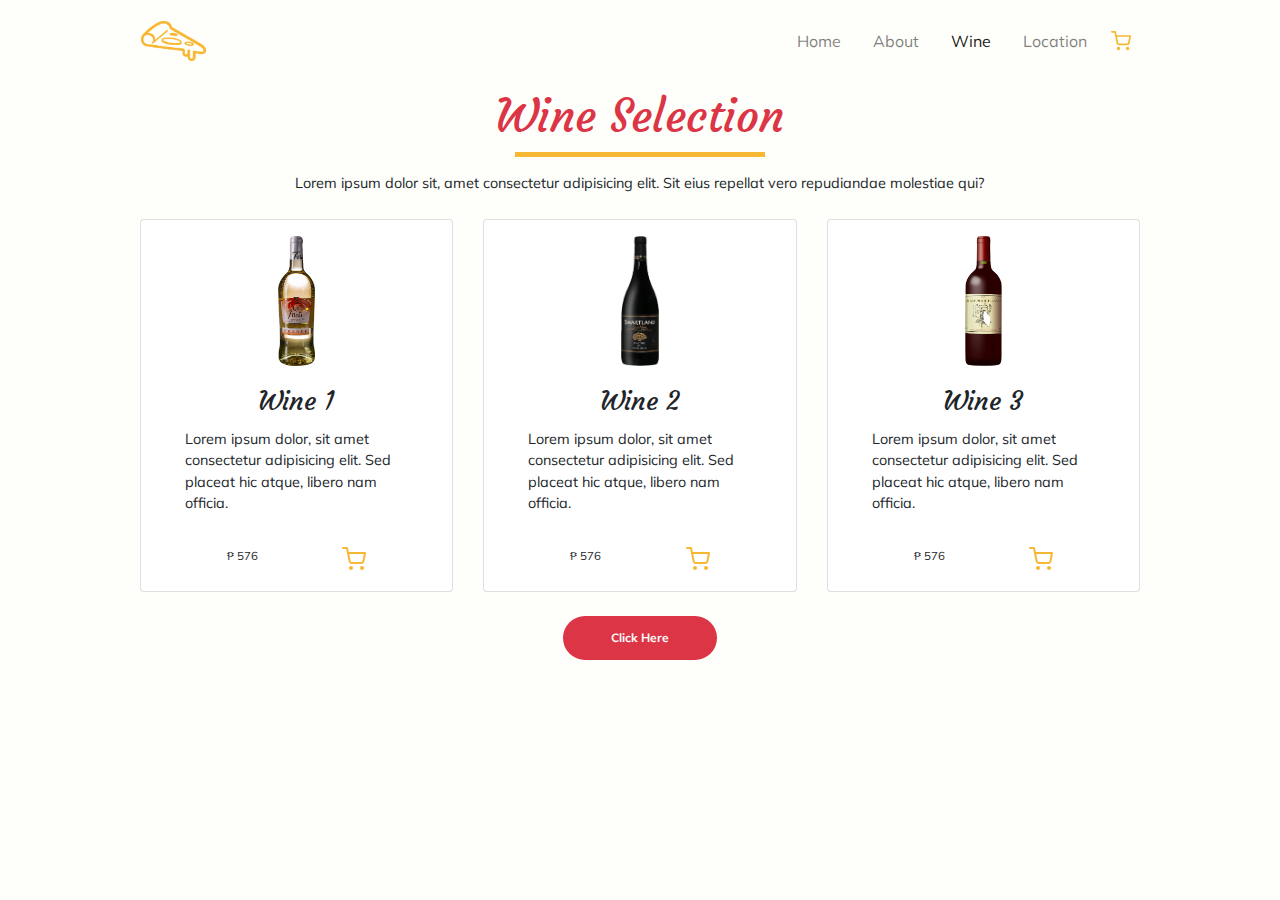
<file: src/wine.html>
<!DOCTYPE html>
<html lang="en">
  <head>
    <meta charset="UTF-8" />
    <meta name="viewport" content="width=device-width, initial-scale=1.0" />
    <!-- Wine CSS -->
    <link rel="stylesheet" href="../css/wine.css" />
    <!-- Bootstrap CSS -->
    <link rel="stylesheet" href="../css/bootstrap.min.css" />
    <!-- Fontawesome -->
    <script src="../js/all.js"></script>
    <!-- Google Fonts -->
    <link
      href="https://fonts.googleapis.com/css2?family=Muli&display=swap"
      rel="stylesheet"
    />
    <link
      href="https://fonts.googleapis.com/css2?family=Courgette&display=swap"
      rel="stylesheet"
    />
    <title>Wine</title>
  </head>
  <body>
    <div class="limited-container mx-auto mb-3">
      <header>
        <!-- Navigation -->
        <nav class="navbar navbar-expand-md navbar-light pt-3 sticky-top">
          <a href="index.html" class="navbar-brand">
            <img src="../images/logo-222.png" alt="Garett Marsh" />
          </a>

          <button
            class="navbar-toggler"
            data-toggle="collapse"
            data-target="#navbarMenu"
          >
            <span class="navbar-toggler-icon"></span>
          </button>

          <div class="collapse navbar-collapse pr-2" id="navbarMenu">
            <ul class="navbar-nav ml-auto">
              <li class="nav-item pr-3">
                <a href="index.html" class="nav-link">Home</a>
              </li>
              <li class="nav-item pr-3">
                <a href="about.html" class="nav-link">About</a>
              </li>
              <li class="nav-item pr-3">
                <a href="wine.html" class="nav-link active">Wine</a>
              </li>
              <li class="nav-item pr-3">
                <a href="location.html" class="nav-link">Location</a>
              </li>
              <li class="nav-item d-flex">
                <img
                  src="../images/shopping-cart.svg"
                  alt="Items"
                  class="my-auto"
                />
              </li>
            </ul>
          </div>
        </nav>
      </header>
    </div>

    <!-- Main -->
    <main>
      <div class="container-fluid wine-container">
        <div class="col-sm-8 col-xs-12 mx-auto">
          <h1 class="display-4 text-center text-danger">
            Wine Selection
          </h1>
          <div class="underline mb-3 mx-auto"></div>
          <p class="text-center mb-4 px-4">
            Lorem ipsum dolor sit, amet consectetur adipisicing elit. Sit eius
            repellat vero repudiandae molestiae qui?
          </p>
        </div>

        <!-- 3 Wines -->
        <div class="row limited-container mx-auto">
          <div class="col-md-4">
            <div class="card mx-auto">
              <img
                src="../images/wine/wine-1.png"
                alt="Wine 1"
                class="card-img-top img-fluid align-self-center pt-3"
              />

              <div class="card-body">
                <h2 class="card-title text-center">Wine 1</h2>
                <p
                  class="card-text text-left px-lg-4 px-md-3 px-sm-4 px-4 pb-3"
                >
                  Lorem ipsum dolor, sit amet consectetur adipisicing elit. Sed
                  placeat hic atque, libero nam officia.
                </p>

                <p class="card-text d-flex justify-content-around px-4">
                  <small>&#8369; 576</small>
                  <small
                    ><a href="#"
                      ><img src="../images/shopping-cart.svg" alt="Items" /></a
                  ></small>
                </p>
              </div>
            </div>
          </div>

          <div class="col-md-4 my-4 my-sm-5 my-md-0">
            <div class="card mx-auto">
              <img
                src="../images/wine/wine-2.png"
                alt="Wine 2"
                class="card-img-top middle-wine img-fluid align-self-center pt-3"
              />

              <div class="card-body">
                <h2 class="card-title text-center">Wine 2</h2>
                <p
                  class="card-text text-left px-lg-4 px-md-3 px-sm-4 px-4 pb-3"
                >
                  Lorem ipsum dolor, sit amet consectetur adipisicing elit. Sed
                  placeat hic atque, libero nam officia.
                </p>

                <p class="card-text d-flex justify-content-around px-4">
                  <small>&#8369; 576</small>
                  <small
                    ><a href="#"
                      ><img src="../images/shopping-cart.svg" alt="Items" /></a
                  ></small>
                </p>
              </div>
            </div>
          </div>

          <div class="col-md-4">
            <div class="card mx-auto">
              <img
                src="../images/wine/wine-3.png"
                alt="Wine 3"
                class="card-img-top img-fluid align-self-center pt-3"
              />

              <div class="card-body">
                <h2 class="card-title text-center">Wine 3</h2>
                <p
                  class="card-text text-left px-lg-4 px-md-3 px-sm-4 px-4 pb-3"
                >
                  Lorem ipsum dolor, sit amet consectetur adipisicing elit. Sed
                  placeat hic atque, libero nam officia.
                </p>

                <p class="card-text d-flex justify-content-around px-4">
                  <small>&#8369; 576</small>
                  <small
                    ><a href="#"
                      ><img src="../images/shopping-cart.svg" alt="Items" /></a
                  ></small>
                </p>
              </div>
            </div>
          </div>
        </div>

        <div class="col text-center mt-4 mb-4">
          <a href="#" class="badge badge-pill badge-danger px-5 py-3"
            >Click Here</a
          >
        </div>
      </div>
    </main>

    <!-- jQuery -->
    <script src="../js/jquery-3.4.1.min.js"></script>
    <!-- Bootstrap JS -->
    <script src="../js/bootstrap.min.js"></script>
  </body>
</html>
</file>
<file: css/main.css>
/* General */
* {
  margin: 0;
  padding: 0;
  box-sizing: border-box;
}

body {
  font-family: "Muli", sans-serif !important;
  /* background-color: #f8f9fa !important; */
  background-color: #fefefa !important;
}

.limited-container {
  max-width: 1100px !important;
  padding: 0 35px;
}

h1,
h2,
h5 {
  font-family: "Courgette", cursive;
}

.icon {
  width: 40px;
  height: 40px;
}

.card {
  transition: all 0.2s ease-in;
}

.card:hover {
  transform: scale(1.1);
  box-shadow: 0 0 8px rgb(80, 80, 80);
}

/* General End */

/* Navigation */
nav {
  background-color: #fff;
}

nav img {
  width: 65px;
}

nav ul img {
  width: 20px;
}

/* Showcase */
.showcase {
  height: 89vh;
  padding-bottom: 80px;
}

.showcase-text h1 {
  font-size: 5rem;
}

.showcase a {
  font-family: "Mitr", sans-serif !important;
  letter-spacing: 0.4rem;
}

/* Carousel */
.carousel-inner img {
  width: 100%;
  max-height: 318px;
}

.carousel-indicators li {
  cursor: pointer;
  border: none;
  box-shadow: inset 3px 3px 3px 3px #d6a726;
}

.carousel-indicators .active {
  box-shadow: inset 1px 1px 1px 1px #130724;
  background-color: #3b245d;
}

.carousel-control-next-icon,
.carousel-control-prev-icon {
  filter: invert(1);
}

/* Pizza Selection */

.underline {
  width: 250px;
  height: 5px;
  background-color: #f8b733;
}

.pizza-selection-container .card-img-top {
  width: 50%;
}

.pizza-selection-container p {
  font-size: 0.9rem;
}

/* Main Pizza */
.main-pizza-container {
  max-width: 1200px !important;
}

/* Discount */
.discount-container {
  position: relative;
  margin-top: 100px;
  background-image: radial-gradient(#fbe8b5, #fed872);
}

.discount-container .member-text {
  padding: 0 15px 0 48px;
}

.discount-container h1 {
  font-size: 1.6rem;
}

.discount-container p {
  font-size: 0.8rem;
}

.discount-image-wrapper {
  padding: 50px;
  position: absolute;
}

.discount-container img {
  max-height: 350px;
  position: absolute;
  top: -75px;
  right: 40px;
}

.discount-image-wrapper::before {
  content: "";
  display: block;
  background: linear-gradient(to right, #f7ab30, #f98c29);
  width: 269px;
  height: 269px;
  position: absolute;
  top: -40px;
  right: 60px;
  border-radius: 50%;
}

/* Delivery */
.delivery-container {
  margin-top: 100px;
  background-image: radial-gradient(#353f52, #121622);
}

.delivery-container img {
  max-width: 350px;
}

/* Side Dish */

/* Footer */
.social .fa-facebook-square {
  font-size: 2rem;
}

.social .fa-instagram {
  font-size: 2rem;
}

.social .fa-twitter-square {
  font-size: 2rem;
}

.hr {
  border-top: 1px solid white;
  width: 85%;
}

/* Media Queries */
@media (max-width: 1069px) {
  .discount-container img {
    max-height: 380px;
    top: -100px;
    right: 40px;
  }

  .discount-image-wrapper::before {
    width: 280px;
    height: 280px;
    top: -50px;
    right: 70px;
  }
}

@media (max-width: 1039px) {
  .discount-container img {
    max-height: 380px;
    top: -100px;
    right: 40px;
  }

  .discount-image-wrapper::before {
    width: 280px;
    height: 280px;
    top: -55px;
    right: 76px;
  }
}

@media (max-width: 1003px) {
  .discount-container img {
    max-height: 380px;
    top: -100px;
    right: 10px;
  }

  .discount-image-wrapper::before {
    width: 280px;
    height: 280px;
    top: -50px;
    right: 40px;
  }
}

@media (max-width: 940px) {
  .discount-container .member-text {
    padding: 0 65px 0 25px !important;
  }

  .discount-container img {
    max-height: 380px;
    top: -51px;
    right: 10px;
  }

  .discount-image-wrapper::before {
    width: 280px;
    height: 280px;
    top: -35px;
    right: 38px;
  }
}
/* Medium */
@media (max-width: 992px) {
  .pizza-selection-container .card-img-top {
    width: 63%;
  }

  .footer-left {
    font-size: 0.8rem;
  }
}

@media (max-width: 950px) {
  .showcase-text h1 {
    font-size: 4.3rem;
  }
}

@media (max-width: 840px) {
  .showcase-text h1 {
    font-size: 3.6rem;
  }
}

@media (max-width: 850px) {
  .discount-container .member-text {
    padding: 0 85px 0 25px !important;
  }

  .footer-left {
    font-size: 0.75rem;
  }
}

@media (max-width: 800px) {
  .discount-container .member-text {
    padding: 0 95px 0 25px !important;
  }

  .discount-container img {
    max-height: 380px;
    top: -3px;
    right: 10px;
  }

  .discount-image-wrapper::before {
    width: 280px;
    height: 280px;
    top: 15px;
    right: 45px;
  }

  .footer-left {
    font-size: 0.69rem;
  }
}

/* Small */
@media (max-width: 768px) {
  .limited-container {
    max-width: 1100px;
    padding: 0 50px;
  }

  .inner-limited-container {
    padding: 0 95px 0 95px !important;
  }

  .pizza-selection-container .card {
    width: 450px;
  }

  .pizza-selection-container .card-img-top {
    width: 40%;
  }

  .main-pizza-container .icon {
    width: 30px;
    height: 30px;
  }

  .main-pizza-container .main-pizza-img {
    position: absolute;
    top: 50%;
    left: 50%;
    transform: translate(-50%, -50%);
    height: 220px;
  }

  .discount-image-wrapper {
    padding: 150px;
  }

  .discount-container img {
    max-height: 380px;
    top: 50%;
    left: 50%;
    transform: translate(-50%, -35%);
  }

  .discount-image-wrapper::before {
    width: 280px;
    height: 280px;
    top: 50%;
    left: 50%;
    transform: translate(-50%, -35%);
  }

  .side-dish-container .card-title {
    font-size: 1.5rem;
  }

  .side-dish-container .card-text {
    font-size: 0.9rem;
  }
}
@media (max-width: 750px) {
  .showcase-text h1 {
    font-size: 3.3rem;
  }
}

@media (max-width: 700px) {
  .inner-limited-container {
    padding: 0 50px 0 50px !important;
  }
}

@media (max-width: 650px) {
  .showcase-text h1 {
    font-size: 4rem;
  }

  .showcase p {
    padding-left: 0 !important;
  }

  .showcase a {
    letter-spacing: 0.3rem;
  }

  .payment-container p {
    font-size: 0.9rem;
  }

  .payment-container h2 {
    font-size: 1.5rem;
  }

  footer h2 {
    font-size: 1.3rem;
  }
}

/* Extra Small */
@media (max-width: 576px) {
  .inner-limited-container {
    padding: 0 20px 0 20px !important;
  }

  .carousel-inner img {
    max-height: 230px;
  }

  .showcase-text h1 {
    font-size: 3.5rem;
  }

  .pizza-selection-container .card {
    width: 350px;
  }

  .main-pizza-container .main-pizza-img {
    height: 230px;
  }

  .discount-container img {
    max-height: 340px;
    top: 50%;
    left: 50%;
    transform: translate(-50%, -38%);
  }

  .discount-image-wrapper::before {
    width: 260px;
    height: 260px;
    top: 50%;
    left: 50%;
    transform: translate(-50%, -40%);
  }

  .payment-container {
    padding: 0 69px;
  }

  .delivery-container {
    margin-top: 40px;
  }

  .delivery-container img {
    max-width: 280px;
  }

  .side-dish-container .card {
    width: 350px;
  }

  footer h2 {
    text-align: center;
  }

  footer .limited-container {
    padding: 0;
  }
}

@media (max-width: 540px) {
  .main-pizza-container .icon {
    width: 25px;
    height: 25px;
  }

  .main-pizza-container h5 {
    font-size: 1rem;
  }

  .main-pizza-container small {
    font-size: 0.8rem;
  }
}

@media (max-width: 500px) {
  .pizza-selection-container .card {
    width: 300px;
  }

  .side-dish-container .card {
    width: 300px;
  }

  .limited-container {
    padding: 0 23px;
  }
}

@media (max-width: 450px) {
  nav img {
    width: 53px;
  }

  .navbar-toggler {
    padding: 4px 3px !important;
  }
  .navbar-toggler-icon {
    width: 25px !important;
    height: 25px !important;
  }

  .main-pizza-container h5 {
    font-size: 0.9rem;
  }

  .main-pizza-container small {
    font-size: 0.6rem;
  }
}

@media (max-width: 430px) {
  .showcase-text h1 {
    font-size: 2.8rem;
  }

  .showcase-text p {
    font-size: 0.9rem;
  }

  .carousel-inner img {
    max-height: 190px;
  }
}

@media (max-width: 400px) {
  .main-pizza-container .main-pizza-img {
    height: 160px;
    width: 130px;
    transition: all 2s ease-in-out;
    z-index: 2;
  }

  .main-pizza-container .main-pizza-img:hover {
    transform: scale(2.2) translate(-23%, -30%) !important;
    transition-duration: 0.5s;
    z-index: 2;
  }

  .main-pizza-container h5 {
    font-size: 0.9rem;
  }

  .main-pizza-container small {
    font-size: 0.6rem;
  }

  .discount-container img {
    max-height: 280px;
    transform: translate(-50%, -28%);
  }

  .discount-image-wrapper::before {
    width: 210px;
    height: 210px;
    transform: translate(-50%, -20%);
  }

  .pizza-selection-container .card {
    width: 250px;
  }

  .side-dish-container h1 {
    font-size: 2.2rem;
  }

  .side-dish-container .card {
    width: 250px;
  }
}

@media (max-width: 360px) {
  .showcase-text h1 {
    font-size: 2.6rem;
  }

  .showcase-text p {
    font-size: 0.8rem;
  }

  .carousel-inner img {
    max-height: 190px;
  }
}

@media (max-width: 348px) {
  .pizza-selection-container .card {
    width: 200px;
  }

  .main-pizza-container .main-pizza-img {
    height: 160px;
    width: 130px;
    transform: translate(-45%, -50%);
    transition: all 2s ease-in-out;
    z-index: 2;
  }

  .side-dish-container .card {
    width: 200px;
  }

  .delivery-container img {
    max-width: 230px;
  }
}
</file>
<file: css/about.css>
/* General */
* {
  margin: 0;
  padding: 0;
  box-sizing: border-box;
}

body {
  font-family: "Muli", sans-serif !important;
  /* background-color: #f8f9fa !important; */
  background-color: #fefefa !important;
}

h1 {
  font-family: "Courgette", cursive;
}

.limited-container {
  max-width: 1100px !important;
  padding: 0 35px;
}
/* General End */

/* Navigation */
nav img {
  width: 65px;
}

nav ul img {
  width: 20px;
}

/* Showcase */
.showcase {
  height: 80vh;
}

.showcase img {
  width: 580px;
}

.underline {
  width: 250px;
  height: 5px;
  background-color: #f8b733;
}

/* Media Queries */

@media (max-width: 450px) {
  nav img {
    width: 53px;
  }

  .navbar-toggler {
    padding: 4px 3px !important;
  }
  .navbar-toggler-icon {
    width: 25px !important;
    height: 25px !important;
  }
}
</file>
<file: css/location.css>
/* General */
* {
  margin: 0;
  padding: 0;
  box-sizing: border-box;
}

body {
  font-family: "Muli", sans-serif !important;
  /* background-color: #f8f9fa !important; */
  background-color: #fefefa !important;
}

.limited-container {
  max-width: 1100px !important;
  max-height: 500px;
  padding: 0 35px;
  box-sizing: border-box;
}

/* Navigation */

nav img {
  width: 65px;
}

nav ul img {
  width: 20px;
}

/* Showcase */
.showcase {
  height: 89vh;
  padding-bottom: 50px;
}

.showcase img {
  width: 350px;
}

/* Google Map */

.google-map-container iframe {
  width: 100%;
  height: 100%;
}

.google-map-container iframe {
  box-sizing: border-box;
}

/* Media Queries */

@media (max-width: 768px) {
}

@media (max-width: 450px) {
  nav img {
    width: 53px;
  }

  .navbar-toggler {
    padding: 4px 3px !important;
  }
  .navbar-toggler-icon {
    width: 25px !important;
    height: 25px !important;
  }
}
</file>
<file: css/wine.css>
/* General */
* {
  margin: 0;
  padding: 0;
  box-sizing: border-box;
}

h1,
h2,
h5 {
  font-family: "Courgette", cursive;
}

body {
  font-family: "Muli", sans-serif !important;
  /* background-color: #f8f9fa !important; */
  background-color: #fefefa !important;
}

.limited-container {
  max-width: 1100px !important;
  padding: 0 35px;
}
/* General End */

/* Navigation */

nav img {
  width: 65px;
}

nav ul img {
  width: 20px;
}

/* Wine Selection */
.underline {
  width: 250px;
  height: 5px;
  background-color: #f8b733;
}

.wine-container h1 {
  font-size: 2.8rem;
}

.wine-container .card {
  transition: all 0.2s ease-in;
}

.wine-container .card:hover {
  transform: scale(1.1);
  box-shadow: 0 0 8px rgb(80, 80, 80);
}

.wine-container .card-img-top {
  width: 12%;
  max-height: 146px;
}

/* .wine-container .middle-wine {
  width: 12%;
} */

.wine-container h2 {
  font-size: 1.6rem;
}

.wine-container p {
  font-size: 0.9rem;
}

/* Media Queries */

@media (max-width: 768px) {
  .limited-container {
    max-width: 1100px;
    padding: 0 50px;
  }

  .wine-container .card {
    width: 350px;
  }
}

@media (max-width: 576px) {
  .wine-container .card {
    width: 300px;
  }
}

@media (max-width: 450px) {
  nav img {
    width: 53px;
  }

  .navbar-toggler {
    padding: 4px 3px !important;
  }

  .navbar-toggler-icon {
    width: 25px !important;
    height: 25px !important;
  }

  .wine-container .card {
    width: 250px;
  }
}

@media (max-width: 400px) {
  .wine-container .card {
    width: 200px;
  }
}
</file>
